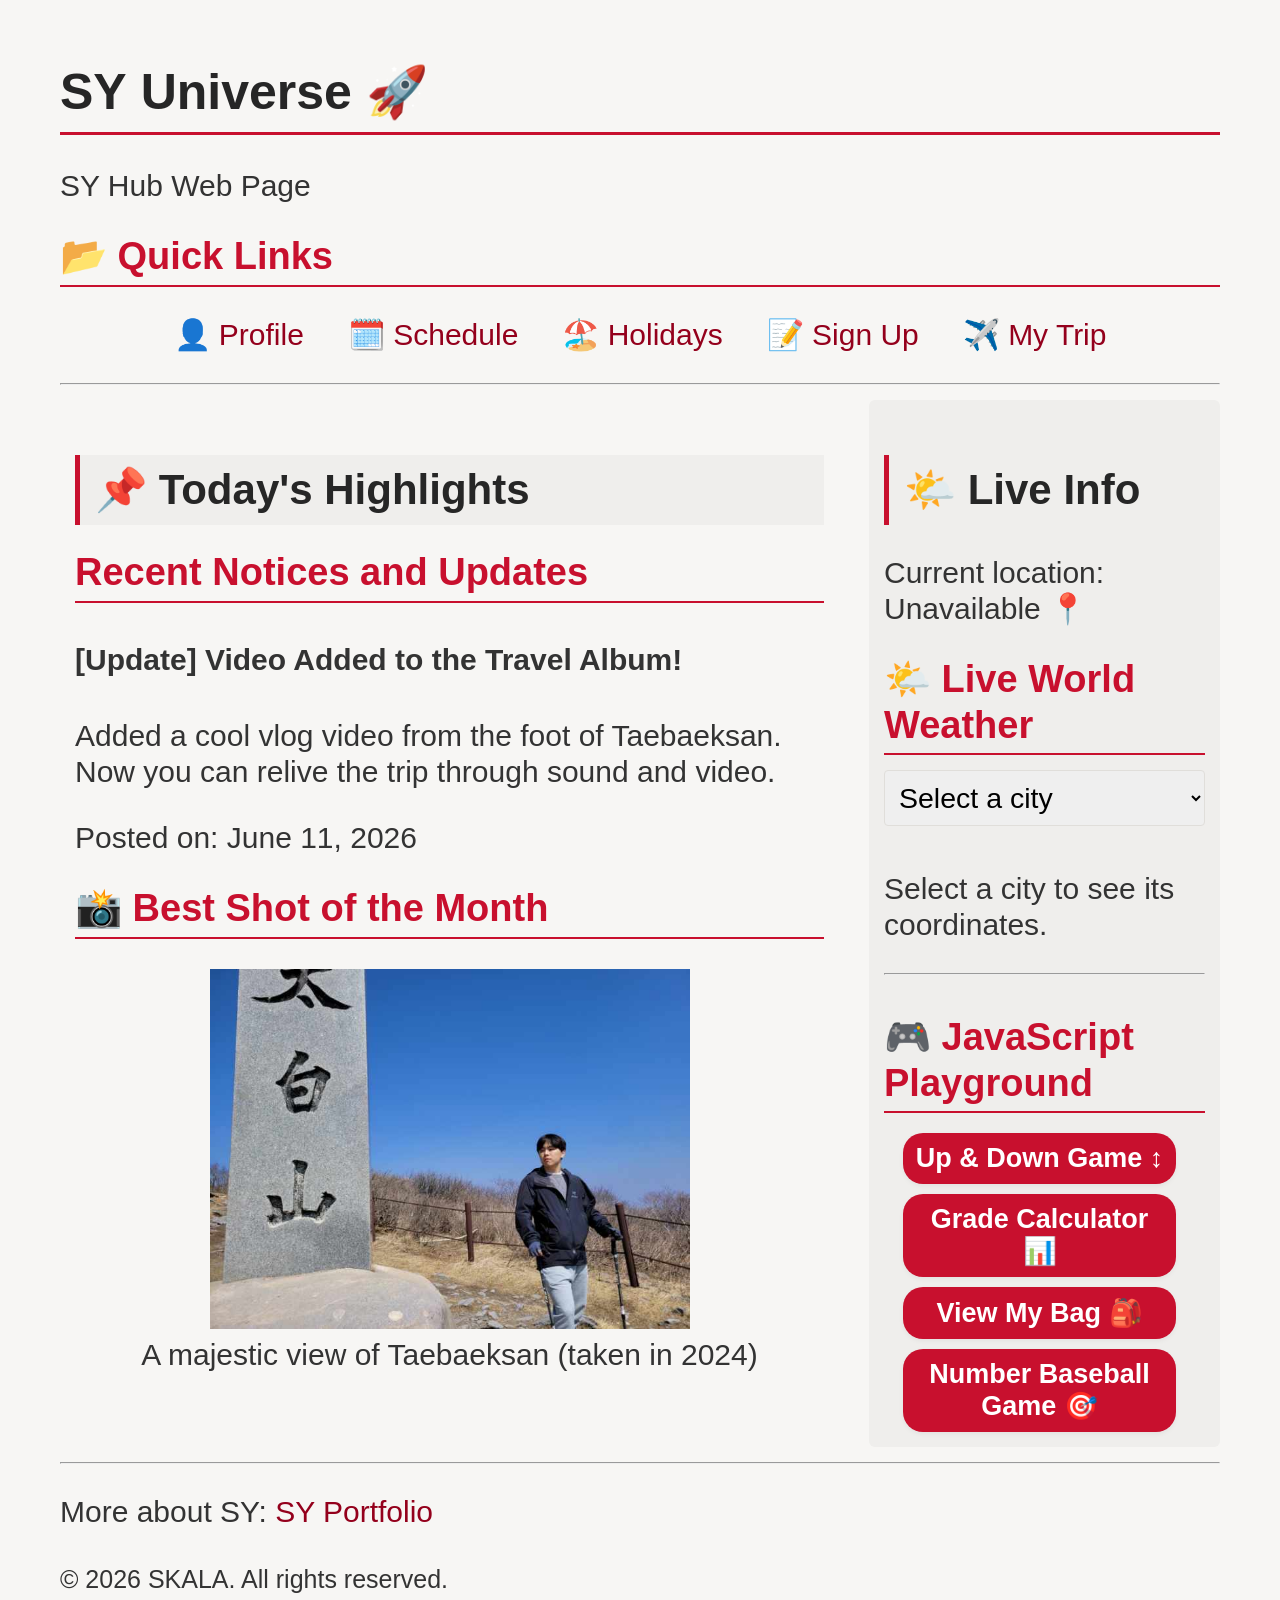
<file: html/index.html>
<!DOCTYPE html>
<html lang="en">
<head>
    <meta charset="UTF-8">
    <!-- 모바일에서 폰 화면 폭에 맞춰 확대/축소 없이 보이도록 하는 필수 반응형 설정 -->
    <meta name="viewport" content="width=device-width, initial-scale=1.0">
    <title>My Personal Portal Home</title>
    <link rel="stylesheet" href="../css/style.css">
</head>
<body>
    <div class="container">
        <!-- Header: 사이트 대표 타이틀 영역 -->
        <header>
            <!-- id="wave-title"는 waveText.js가 이 글자만 찾아서 한 글자씩 파도 애니메이션으로 쪼개기 위한 훅(hook) -->
            <h1 id="wave-title">SY Universe 🚀</h1>
            <p>SY Hub Web Page</p>
        </header>

        <!-- Navigation: 다른 페이지로 이동하는 바로가기 메뉴 -->
        <nav>
            <h3>📂 Quick Links</h3>
            <ul>
                <li><a href="myProfile.html">👤 Profile</a></li>
                <li><a href="myClass.html">🗓️ Schedule</a></li>
                <li><a href="myHoliday.html">🏖️ Holidays</a></li>
                <li><a href="signUp.html">📝 Sign Up</a></li>
                <li><a href="myTrip.html">✈️ My Trip</a></li>
            </ul>
        </nav>

        <hr>

        <!-- content-wrapper: main(본문)과 aside(사이드바)를 가로로 나란히 배치하는 Flexbox 컨테이너 -->
        <div class="content-wrapper">
            <!-- Main Content: 최근 소식/사진 등 이 페이지의 핵심 콘텐츠 -->
            <main>
                <h2>📌 Today's Highlights</h2>

                <section>
                    <h3>Recent Notices and Updates</h3>
                    <article>
                        <h4>[Update] Video Added to the Travel Album!</h4>
                        <p>Added a cool vlog video from the foot of Taebaeksan. Now you can relive the trip through sound and video.</p>
                        <p>Posted on: <time datetime="2026-06-11">June 11, 2026</time></p>
                    </article>
                </section>

                <section>
                    <h3>📸 Best Shot of the Month</h3>
                    <!-- figure/figcaption: 사진과 설명 캡션을 하나로 묶어주는 시맨틱 태그 -->
                    <figure>
                        <img src="../media/img_03.jpeg" alt="Taebaeksan scenery">
                        <figcaption>A majestic view of Taebaeksan (taken in 2024)</figcaption>
                    </figure>
                </section>
            </main>

            <!-- Aside: 본문과 직접적인 관련은 없지만 부가적으로 보여주는 사이드바 정보(날씨, 미니게임) -->
            <aside>
                <h2>🌤️ Live Info</h2>
                <p id="user-location">Current location: Detecting... 📍</p>
                <section>
                    <h3>🌤️ Live World Weather</h3>
                    <!-- select를 바꾸면 realtimeInfo.js가 이 값(위도,경도)을 읽어 weather-box 안을 채워줌 -->
                    <select id="city-select">
                        <option value="none">Select a city</option>
                        <option value="37.56,126.97">Seoul, South Korea 🇰🇷</option>
                        <option value="35.67,139.65">Tokyo, Japan 🇯🇵</option>
                        <option value="48.85,2.35">Paris, France 🇫🇷</option>
                    </select>
                    <div id="weather-box">
                        <p>Select a city to see its coordinates.</p>
                    </div>
                </section>
                <hr>
                <!-- game-area: 아래 버튼들은 각각 별도의 script/*.js 파일에 정의된 미니게임 함수를 호출 -->
                <section class="game-area">
                <h3>🎮 JavaScript Playground</h3>
                <button class="btn-submit" onclick="startGame()">Up & Down Game ↕️</button>
                <button class="btn-submit" onclick="checkGrade()">Grade Calculator 📊</button>
                <button class="btn-submit" onclick="showMyBag()">View My Bag 🎒</button>
                <button class="btn-submit" onclick="startNumberBaseballGame()">Number Baseball Game 🎯</button>
                </section>
            </aside>
        </div>
        <hr>

        <!-- Footer: 저작권 및 외부 링크 -->
        <footer>
            <p>More about SY: <a href="https://lunar-second-9db.notion.site/6d4548b7c3d749a6899a366c15521799" target="_blank">SY Portfolio</a></p>
            <p><small>© 2026 SKALA. All rights reserved.</small></p>
        </footer>
    </div>

    <!-- 미니게임 스크립트들: 각 버튼의 onclick에서 호출하는 함수가 들어있어 body 맨 아래에서 로드 -->
    <script src="../script/upDown.js"></script>
    <script src="../script/grade.js"></script>
    <script src="../script/bag.js"></script>
    <script src="../script/numberBaseball.js"></script>
    <script src="../script/waveText.js"></script>
    <!-- type="module"이어야 weatherAPI.js를 import 할 수 있음 -->
    <script type="module" src="../script/realtimeInfo.js"></script>
</body>

</html>
</file>
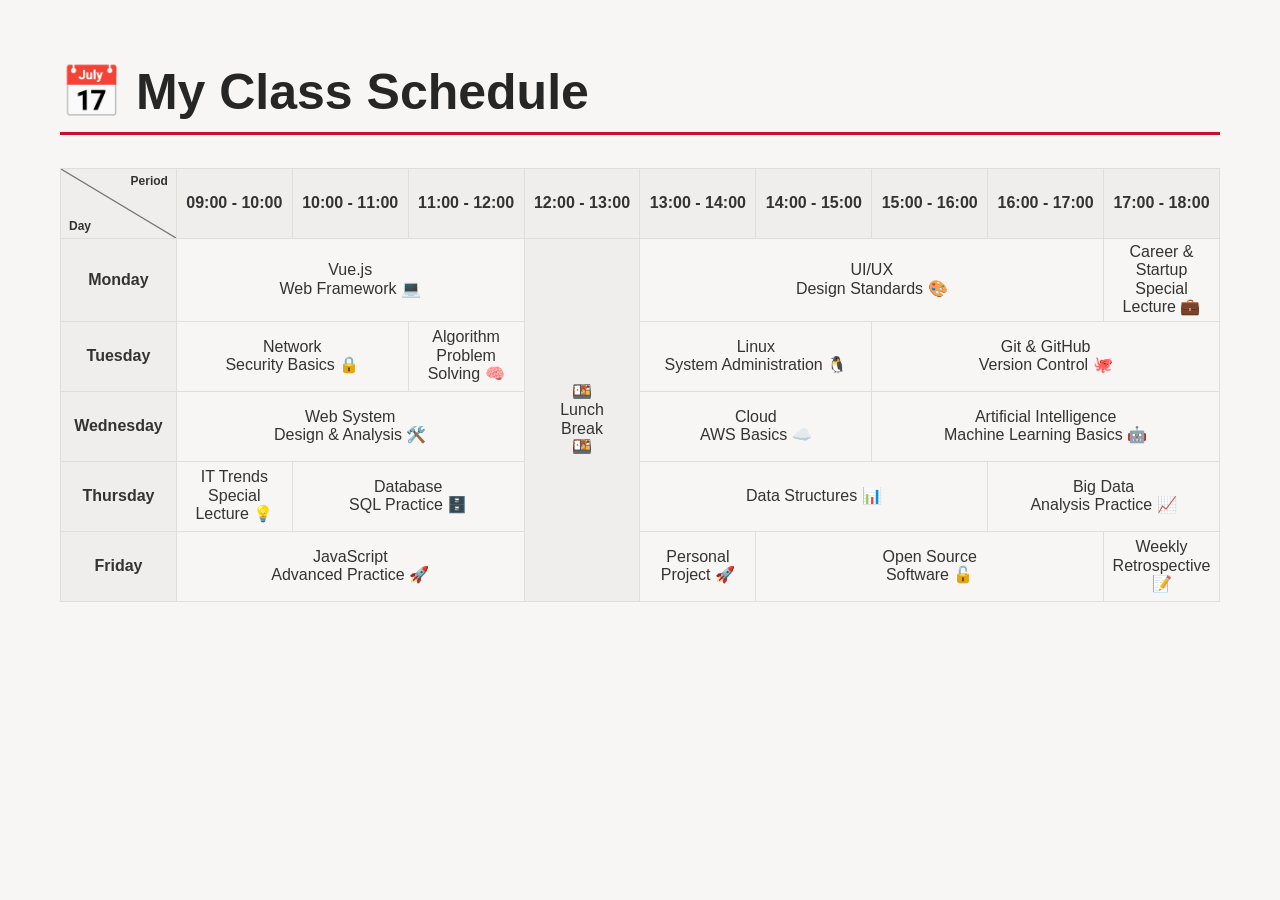
<file: html/myClass.html>
<!DOCTYPE html>
<html lang="en">
<head>
    <meta charset="UTF-8">
    <meta name="viewport" content="width=device-width, initial-scale=1.0">
    <title>My Class Schedule</title>
    <link rel="stylesheet" href="../css/style.css">
</head>
<body>
    <div class="container">
        <h1>📅 My Class Schedule</h1>

        <!-- colgroup: 10개 컬럼(Day 1칸 + 시간 9칸)을 각 10%씩 균등한 고정 폭으로 지정 -->
        <table border="1" cellspacing="0">
            <colgroup>
                <col style="width: 10%;">
                <col style="width: 10%;">
                <col style="width: 10%;">
                <col style="width: 10%;">
                <col style="width: 10%;">
                <col style="width: 10%;">
                <col style="width: 10%;">
                <col style="width: 10%;">
                <col style="width: 10%;">
                <col style="width: 10%;">
            </colgroup>
            <thead>
                <tr style="background-color: var(--color-secondary-bg);">
                    <!-- (0,0) 모서리 셀: Day/Period 두 축 이름을 대각선으로 나눠 표기 (스타일은 style.css의 .corner-cell 참고) -->
                    <th class="corner-cell">
                        <span class="corner-label period">Period</span>
                        <span class="corner-label day">Day</span>
                    </th>
                    <th>09:00 - 10:00</th>
                    <th>10:00 - 11:00</th>
                    <th>11:00 - 12:00</th>
                    <th>12:00 - 13:00</th>
                    <th>13:00 - 14:00</th>
                    <th>14:00 - 15:00</th>
                    <th>15:00 - 16:00</th>
                    <th>16:00 - 17:00</th>
                    <th>17:00 - 18:00</th>
                </tr>
            </thead>
            <tbody>
                <!-- 요일이 행(row), 시간이 열(column)인 구조. colspan은 한 과목이 여러 시간대에 걸쳐 있음을 의미 -->
                <tr>
                    <th scope="row">Monday</th>
                    <td colspan="3" data-tooltip="Learn Vue.js fundamentals to build reactive, component-based web UIs.">Vue.js<br>Web Framework 💻</td>
                    <!-- 점심시간은 모든 요일에 공통이라, 이 셀 하나가 rowspan="5"로 아래 4개 행까지 세로로 뚫고 내려감 -->
                    <td rowspan="5" style="background-color: var(--color-secondary-bg);">🍱<br>Lunch<br>Break<br>🍱</td>
                    <td colspan="4" data-tooltip="Learn UI/UX design principles and industry-standard design guidelines.">UI/UX<br>Design Standards 🎨</td>
                    <td data-tooltip="A guest lecture on career paths and startup opportunities in tech.">Career & Startup<br>Special Lecture 💼</td>
                </tr>
                <!-- Tuesday~Friday 행에는 점심시간 자리에 <td>가 없음: Monday의 rowspan="5" 셀이 이미 그 자리를 차지하고 있기 때문 -->
                <tr>
                    <th scope="row">Tuesday</th>
                    <td colspan="2" data-tooltip="Core concepts of network security: firewalls, encryption, and threat prevention.">Network<br>Security Basics 🔒</td>
                    <td data-tooltip="Practice solving coding problems to sharpen algorithmic thinking.">Algorithm Problem Solving 🧠</td>
                    <td colspan="2" data-tooltip="Manage Linux servers: file systems, permissions, and shell scripting.">Linux<br>System Administration 🐧</td>
                    <td colspan="3" data-tooltip="Master Git commands and collaborative workflows on GitHub.">Git & GitHub<br>Version Control 🐙</td>
                </tr>
                <tr>
                    <th scope="row">Wednesday</th>
                    <td colspan="3" data-tooltip="Learn how to design and analyze scalable web system architecture.">Web System<br>Design & Analysis 🛠️</td>
                    <td colspan="2" data-tooltip="Introduction to AWS core services: EC2, S3, and cloud infrastructure basics.">Cloud<br>AWS Basics ☁️</td>
                    <td colspan="3" data-tooltip="Introductory concepts of artificial intelligence and machine learning models.">Artificial Intelligence<br>Machine Learning Basics 🤖</td>
                </tr>
                <tr>
                    <th scope="row">Thursday</th>
                    <td data-tooltip="A guest lecture covering the latest trends in the IT industry.">IT Trends Special Lecture 💡</td>
                    <td colspan="2" data-tooltip="Hands-on practice writing and optimizing SQL queries.">Database<br>SQL Practice 🗄️</td>
                    <td colspan="3" data-tooltip="Study core data structures like stacks, queues, trees, and graphs.">Data Structures 📊</td>
                    <td colspan="2" data-tooltip="Hands-on practice analyzing large-scale datasets.">Big Data<br>Analysis Practice 📈</td>
                </tr>
                <tr>
                    <th scope="row">Friday</th>
                    <td colspan="3" data-tooltip="Deep dive into advanced JavaScript concepts: closures, async/await, and modules.">JavaScript<br>Advanced Practice 🚀</td>
                    <td data-tooltip="Dedicated time to build and refine your own personal project.">Personal Project 🚀</td>
                    <td colspan="3" data-tooltip="Explore contributing to and building open source software projects.">Open Source<br>Software 🔓</td>
                    <td data-tooltip="Reflect on the week's learning and share feedback as a group.">Weekly Retrospective 📝</td>
                </tr>
            </tbody>
        </table>
    </div>
    <!-- 위 표의 셀 크기가 고정되어 있어서, 내용이 넘치는 셀은 이 스크립트가 글자 크기를 자동으로 줄여줌 -->
    <script src="../script/fitTableText.js"></script>
</body>
</html>
</file>
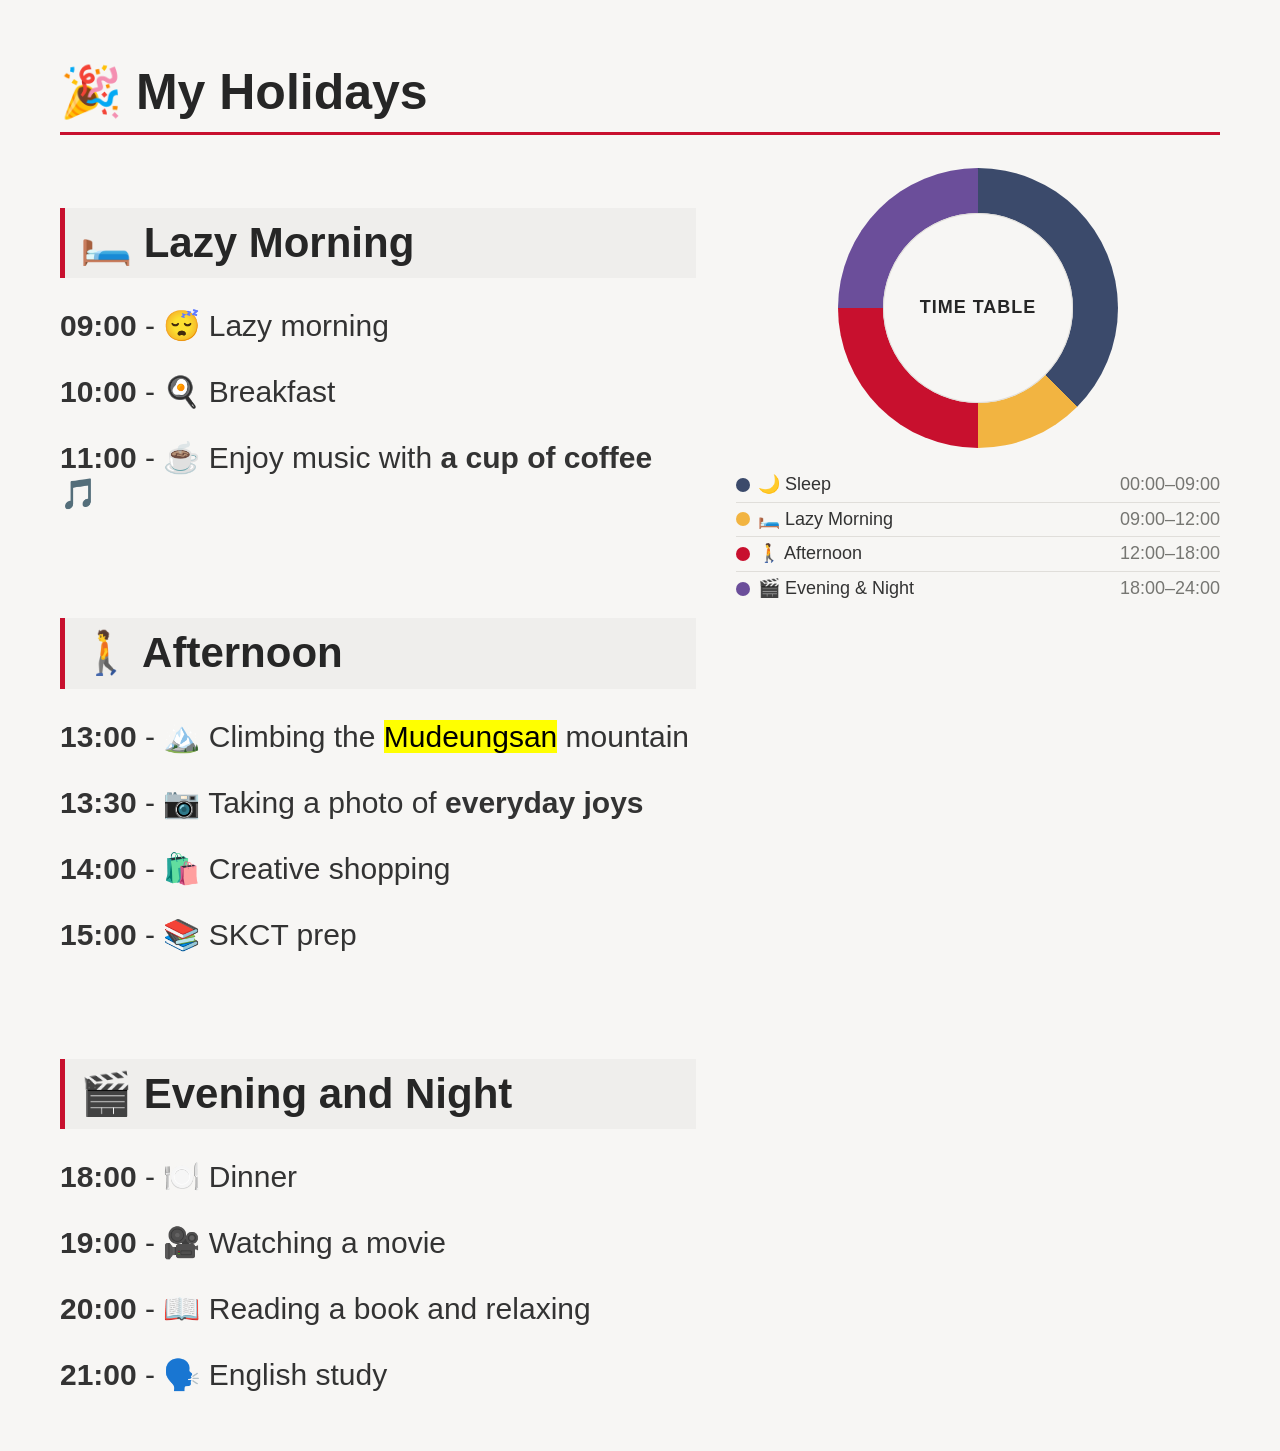
<file: html/myHoliday.html>
<!DOCTYPE html>
<html lang="en">
<head>
    <meta charset="UTF-8">
    <meta name="viewport" content="width=device-width, initial-scale=1.0">
    <title>My Holidays</title>
    <link rel="stylesheet" href="../css/style.css">
</head>
<body>
    <div class="container">

    <h1>🎉 My Holidays</h1>

    <!-- holiday-layout: 왼쪽엔 시간대별 텍스트 일정, 오른쪽엔 같은 일정을 24시간 원형 시계로 요약해서 보여줌 -->
    <div class="holiday-layout">

        <!-- 시간대별로 h2 소제목 3개(아침/오후/저녁)로 나누고, 각 활동은 <b>시간</b> - 내용 형태의 p 한 줄씩으로 구성 -->
        <div class="holiday-timeline">
            <h2>🛏️ Lazy Morning</h2>
            <p><b>09:00</b> - 😴 Lazy morning</p>
            <p><b>10:00</b> - 🍳 Breakfast</p>
            <p><b>11:00</b> - ☕ Enjoy music with <b>a cup of coffee</b> 🎵</p>
            <br>

            <h2>🚶 Afternoon</h2>
            <!-- <mark>은 실제 사는 곳(광주)과 연결되는 진짜 지명이라 강조 표시함 -->
            <p><b>13:00</b> - 🏔️ Climbing the <mark>Mudeungsan</mark> mountain</p>
            <p><b>13:30</b> - 📷 Taking a photo of <b>everyday joys</b></p>
            <p><b>14:00</b> - 🛍️ Creative shopping</p>
            <p><b>15:00</b> - 📚 SKCT prep</p>
            <br>

            <h2>🎬 Evening and Night</h2>
            <p><b>18:00</b> - 🍽️ Dinner</p>
            <p><b>19:00</b> - 🎥 Watching a movie</p>
            <p><b>20:00</b> - 📖 Reading a book and relaxing</p>
            <p><b>21:00</b> - 🗣️ English study</p>
        </div>

        <!-- holiday-clock: 24시간을 하루 4개 구간(수면/늦은 아침/오후/저녁)으로 나눈 원형 시간표 -->
        <div class="holiday-clock">
            <div class="clock-face">
                <!-- conic-gradient로 4개 구간을 색칠한 도넛형 링 -->
                <div class="clock-ring"></div>

                <!-- 링 가운데를 배경색으로 덮어 도넛 모양을 만들고, 그 자리에 중앙 라벨을 표시 -->
                <div class="clock-hole">
                    <span class="clock-center-label">Time Table</span>
                </div>
            </div>

            <!-- 원형 시계의 4가지 색상이 각각 어떤 시간대를 의미하는지 알려주는 범례 -->
            <ul class="clock-legend">
                <li><span class="legend-swatch legend-sleep"></span>🌙 Sleep <span class="legend-time">00:00–09:00</span></li>
                <li><span class="legend-swatch legend-morning"></span>🛏️ Lazy Morning <span class="legend-time">09:00–12:00</span></li>
                <li><span class="legend-swatch legend-afternoon"></span>🚶 Afternoon <span class="legend-time">12:00–18:00</span></li>
                <li><span class="legend-swatch legend-evening"></span>🎬 Evening & Night <span class="legend-time">18:00–24:00</span></li>
            </ul>
        </div>

    </div>

    </div>
</body>
</html>
</file>
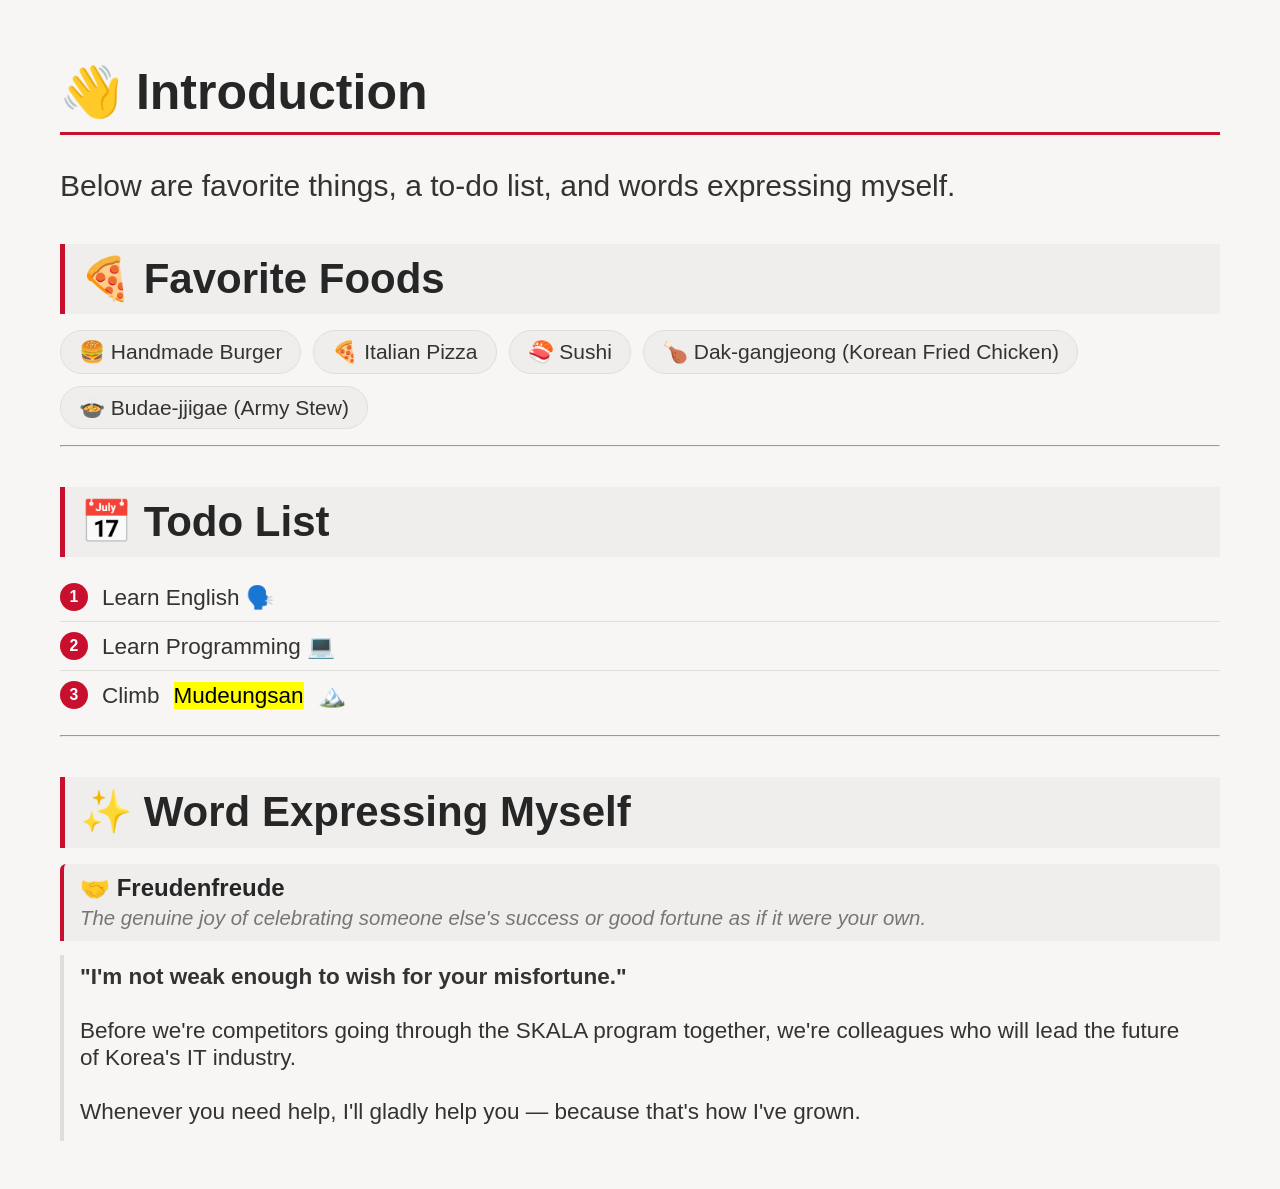
<file: html/myProfile.html>
<!DOCTYPE html>
<html lang="en">
<head>
    <meta charset="UTF-8">
    <meta name="viewport" content="width=device-width, initial-scale=1.0">
    <title>My Profile Page</title>
    <link rel="stylesheet" href="../css/style.css">
</head>
<body>
    <div class="container">

    <h1>👋 Introduction</h1>
    <p>Below are favorite things, a to-do list, and words expressing myself.</p>

    <!-- 1. Foods I like (unordered list): 순서가 중요하지 않은 목록이라 <ul> 사용, 알약형 태그(.tag-list)로 스타일링 -->
    <h2>🍕 Favorite Foods</h2>
    <ul class="tag-list">
        <li>🍔 Handmade Burger</li>
        <li>🍕 Italian Pizza</li>
        <li>🍣 Sushi</li>
        <li>🍗 Dak-gangjeong (Korean Fried Chicken)</li>
        <li>🍲 Budae-jjigae (Army Stew)</li>
    </ul>

    <hr>

    <!-- 2. Things to do this year (ordered list): 우선순위/순서가 있는 목록이라 <ol> 사용, 번호 배지(.numbered-list)로 스타일링 -->
    <h2>📅 Todo List</h2>
    <ol class="numbered-list">
        <li>Learn English 🗣️</li>
        <li>Learn Programming 💻</li>
        <li>Climb <mark>Mudeungsan</mark> 🏔️</li>
    </ol>

    <hr>

    <!-- 3. Words that describe me (definition list): 단어(dt)와 그 설명(dd)이 쌍을 이루는 구조라 <dl> 사용, 카드형(.trait-list)으로 스타일링 -->
    <h2>✨ Word Expressing Myself</h2>
    <dl class="trait-list">
        <dt>
            🤝 Freudenfreude
            <span class="trait-desc">The genuine joy of celebrating someone else's success or good fortune as if it were your own.</span>
        </dt>
        <dd>
            <strong>"I'm not weak enough to wish for your misfortune."</strong><br><br>
            Before we're competitors going through the SKALA program together, we're colleagues who will lead the future of Korea's IT industry.<br><br>
            Whenever you need help, I'll gladly help you — because that's how I've grown.
        </dd>
    </dl>

    </div>
</body>
</html>
</file>
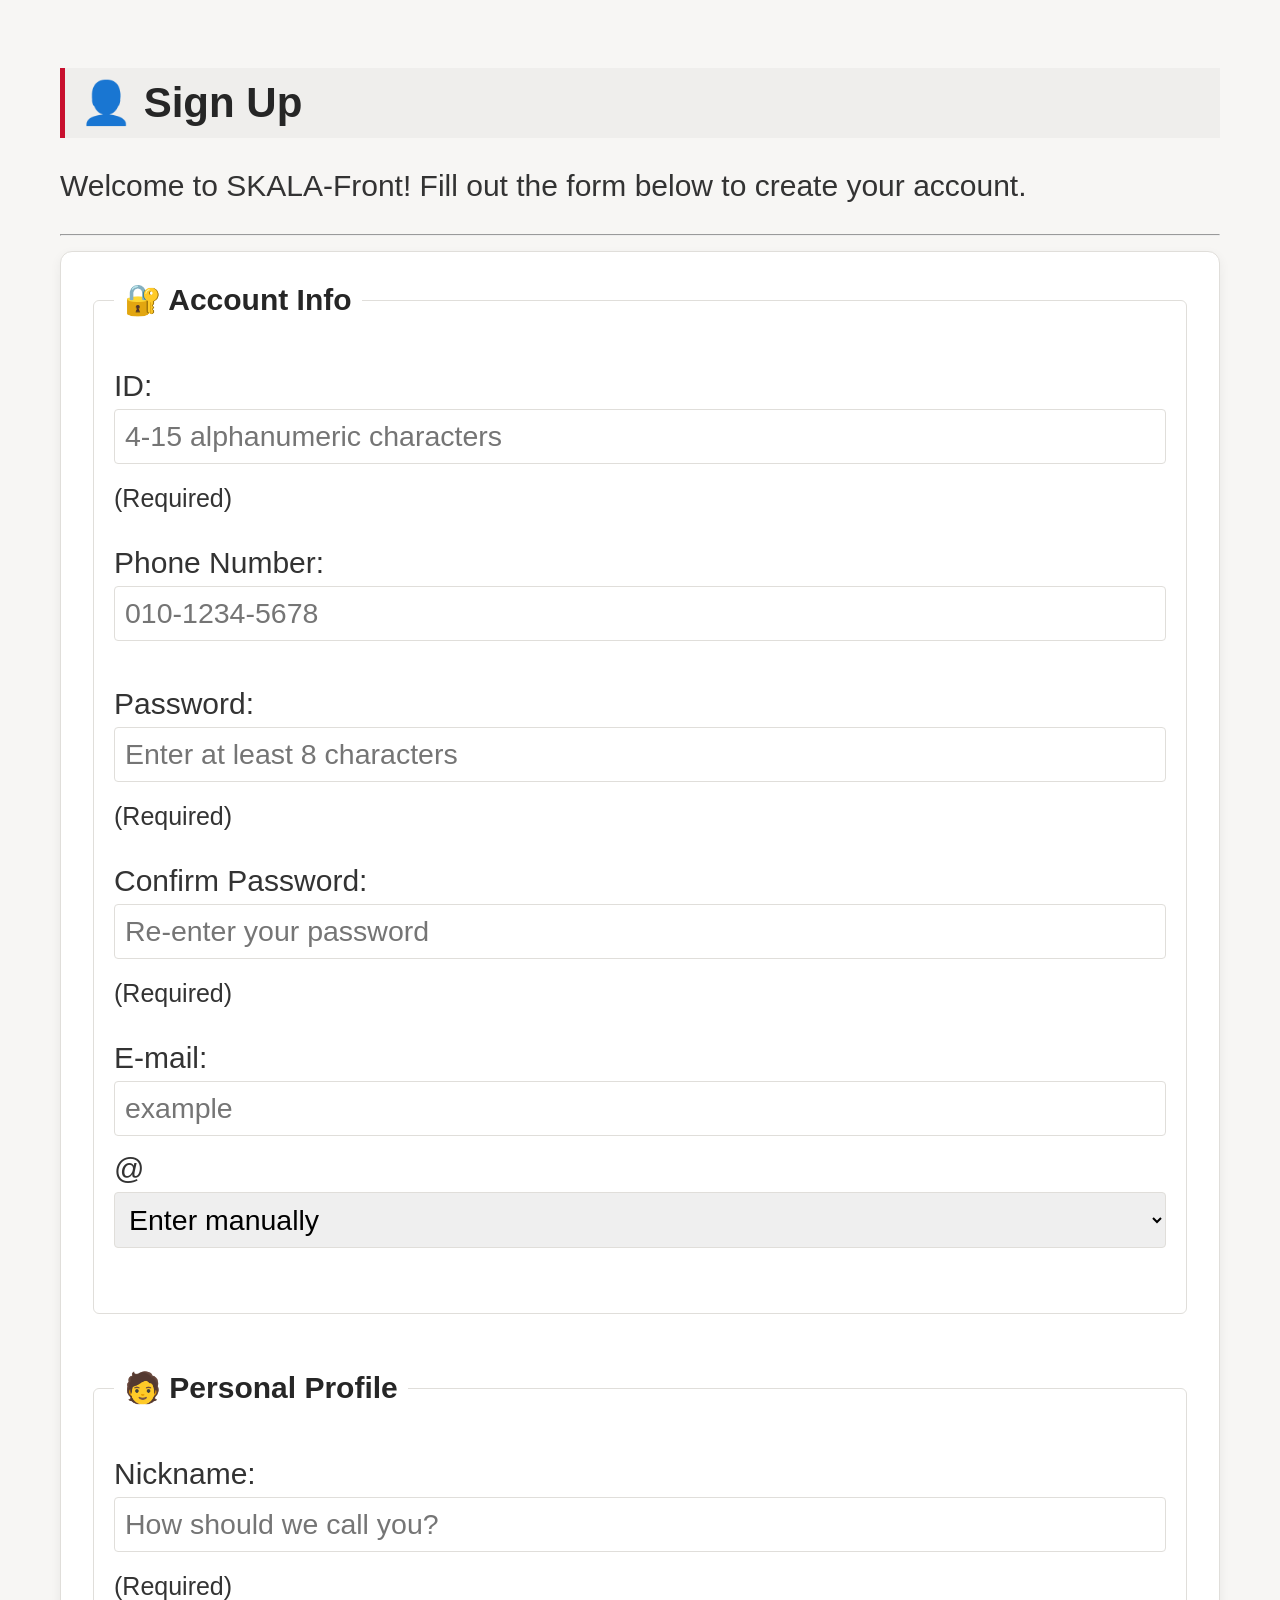
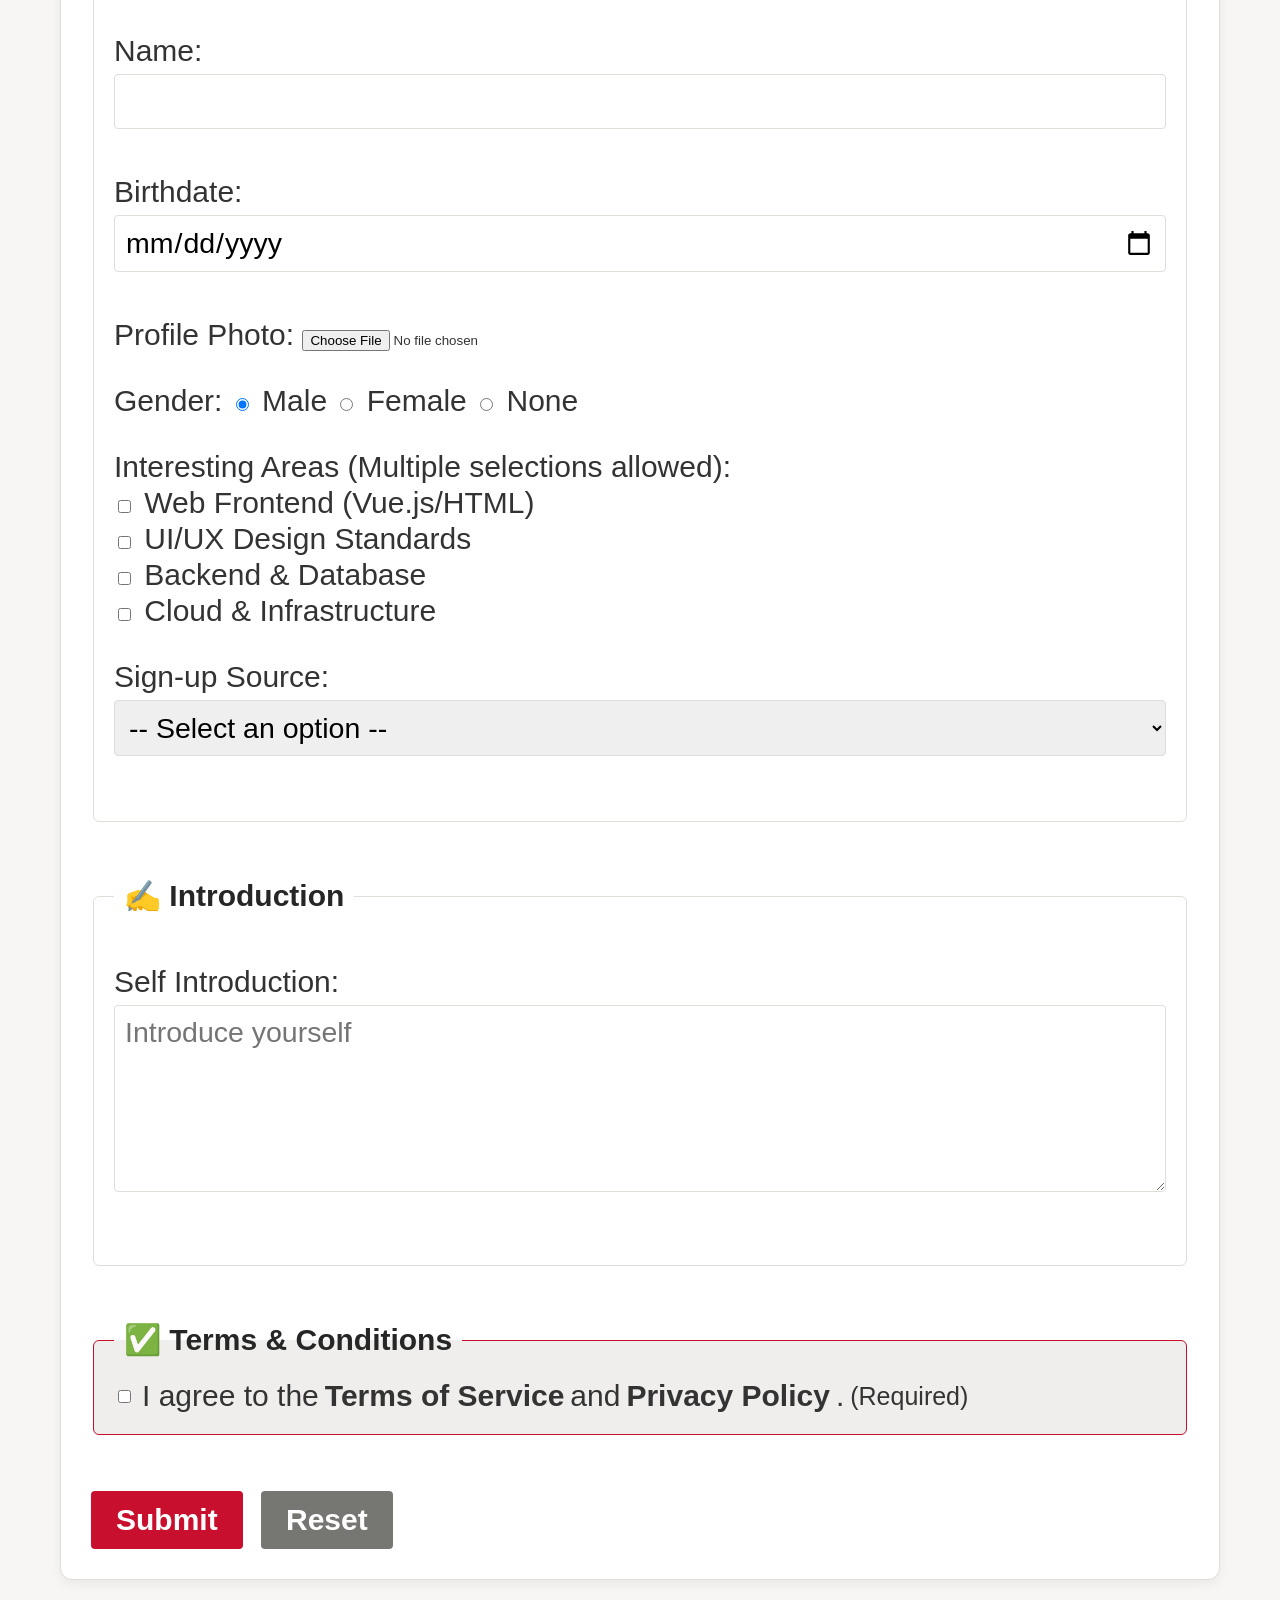
<file: html/signUp.html>
<!DOCTYPE html>
<html lang="en">
<head>
    <meta charset="UTF-8">
    <meta name="viewport" content="width=device-width, initial-scale=1.0">
    <title>Sign Up</title>
    <link rel="stylesheet" href="../css/style.css">
</head>
<body>
    <div class="container">

<h2>👤 Sign Up</h2>
    <p>Welcome to SKALA-Front! Fill out the form below to create your account.</p>
    <hr>

    <!-- signup-card: 폼 전체를 하나의 카드로 감싸서 입체감을 줌 -->
    <div class="signup-card">
        <!-- method="get"이라 제출하면 입력값이 signUpResult.html?userId=...처럼 URL에 붙어서 넘어감 -->
        <form action="signUpResult.html" method="get">

            <!-- fieldset+legend: 관련된 입력 항목들을 하나의 그룹으로 묶어서 보여주는 시맨틱 태그 -->
            <fieldset>
                <legend>🔐 Account Info</legend>
                <p>
                    <!-- label의 for와 input의 id를 맞춰줘야 라벨을 클릭해도 입력창에 포커스가 감 -->
                    <label for="userId">ID: </label>
                    <input type="text" id="userId" name="userId" minlength="4" maxlength="15" required placeholder="4-15 alphanumeric characters">
                    <small>(Required)</small>
                </p>
                <p>
                    <label for="userPhone">Phone Number: </label>
                    <input type="tel" id="userPhone" name="userPhone" pattern="[0-9]{2,3}-[0-9]{3,4}-[0-9]{4}" placeholder="010-1234-5678">
                </p>
                <p>
                    <label for="userPw">Password: </label>
                    <input type="password" id="userPw" name="userPw" minlength="8" required placeholder="Enter at least 8 characters">
                    <small>(Required)</small>
                </p>
                <p>
                    <label for="userPwConfirm">Confirm Password: </label>
                    <input type="password" id="userPwConfirm" name="userPwConfirm" minlength="8" required placeholder="Re-enter your password">
                    <small>(Required)</small>
                </p>
                <p>
                    <label for="userEmail">E-mail: </label>
                    <input type="text" id="userEmail" name="userEmail" placeholder="example">
                    @
                    <select name="emailDomain">
                        <option value="direct">Enter manually</option>
                        <option value="gmail.com">gmail.com</option>
                        <option value="naver.com">naver.com</option>
                        <option value="daum.net">daum.net</option>
                    </select>
                </p>
            </fieldset>

            <br>

            <fieldset>
                <legend>🧑 Personal Profile</legend>
                <p>
                    <label for="userNickname">Nickname: </label>
                    <input type="text" id="userNickname" name="userNickname" maxlength="20" required placeholder="How should we call you?">
                    <small>(Required)</small>
                </p>
                <p>
                    <label for="userName">Name: </label>
                    <input type="text" id="userName" name="userName" required>
                </p>
                <p>
                    <label for="userBirth">Birthdate: </label>
                    <input type="date" id="userBirth" name="userBirth">
                </p>
                <p>
                    <label for="userPhoto">Profile Photo: </label>
                    <input type="file" id="userPhoto" name="userPhoto" accept="image/*">
                </p>
                <p>
                    <!-- 라디오 버튼은 name이 같아야 한 그룹으로 묶여서 하나만 선택 가능해짐 -->
                    Gender:
                    <label><input type="radio" name="gender" value="male" checked> Male</label>
                    <label><input type="radio" name="gender" value="female"> Female</label>
                    <label><input type="radio" name="gender" value="none"> None</label>
                </p>
                <p>
                    <!-- 체크박스는 name이 같아도 각각 독립적으로 여러 개 선택 가능 (라디오와의 차이점) -->
                    Interesting Areas (Multiple selections allowed): <br>
                    <label><input type="checkbox" name="interest" value="frontend"> Web Frontend (Vue.js/HTML)</label><br>
                    <label><input type="checkbox" name="interest" value="uiux"> UI/UX Design Standards</label><br>
                    <label><input type="checkbox" name="interest" value="backend"> Backend & Database</label><br>
                    <label><input type="checkbox" name="interest" value="devops"> Cloud & Infrastructure</label>
                </p>

                <p>
                    <label for="joinPath">Sign-up Source: </label>
                    <select id="joinPath" name="joinPath">
                        <option value="" disabled selected>-- Select an option --</option>
                        <option value="friend">Friend</option>
                        <option value="online">Online Advertisement</option>
                        <option value="socialMedia">Social Media</option>
                        <option value="etc">Other</option>
                    </select>
                </p>
            </fieldset>

            <br>

            <fieldset>
                <legend>✍️ Introduction</legend>
                <p>
                    <label for="intro">Self Introduction: </label><br>
                    <textarea id="intro" name="intro" rows="5" cols="50" placeholder="Introduce yourself"></textarea>
                </p>
            </fieldset>

            <br>

            <!-- 약관 동의: required 체크박스라 체크하지 않으면 폼이 제출되지 않음 -->
            <fieldset class="form-terms">
                <legend>✅ Terms & Conditions</legend>
                <label>
                    <input type="checkbox" id="agreeTerms" name="agreeTerms" required>
                    I agree to the <strong>Terms of Service</strong> and <strong>Privacy Policy</strong>.
                    <small>(Required)</small>
                </label>
            </fieldset>

            <br>

            <input type="submit" class="btn-submit" value="Submit">
            <input type="reset" class="btn-reset" value="Reset">

        </form>
    </div>

    </div>
</body>
</html>
</file>
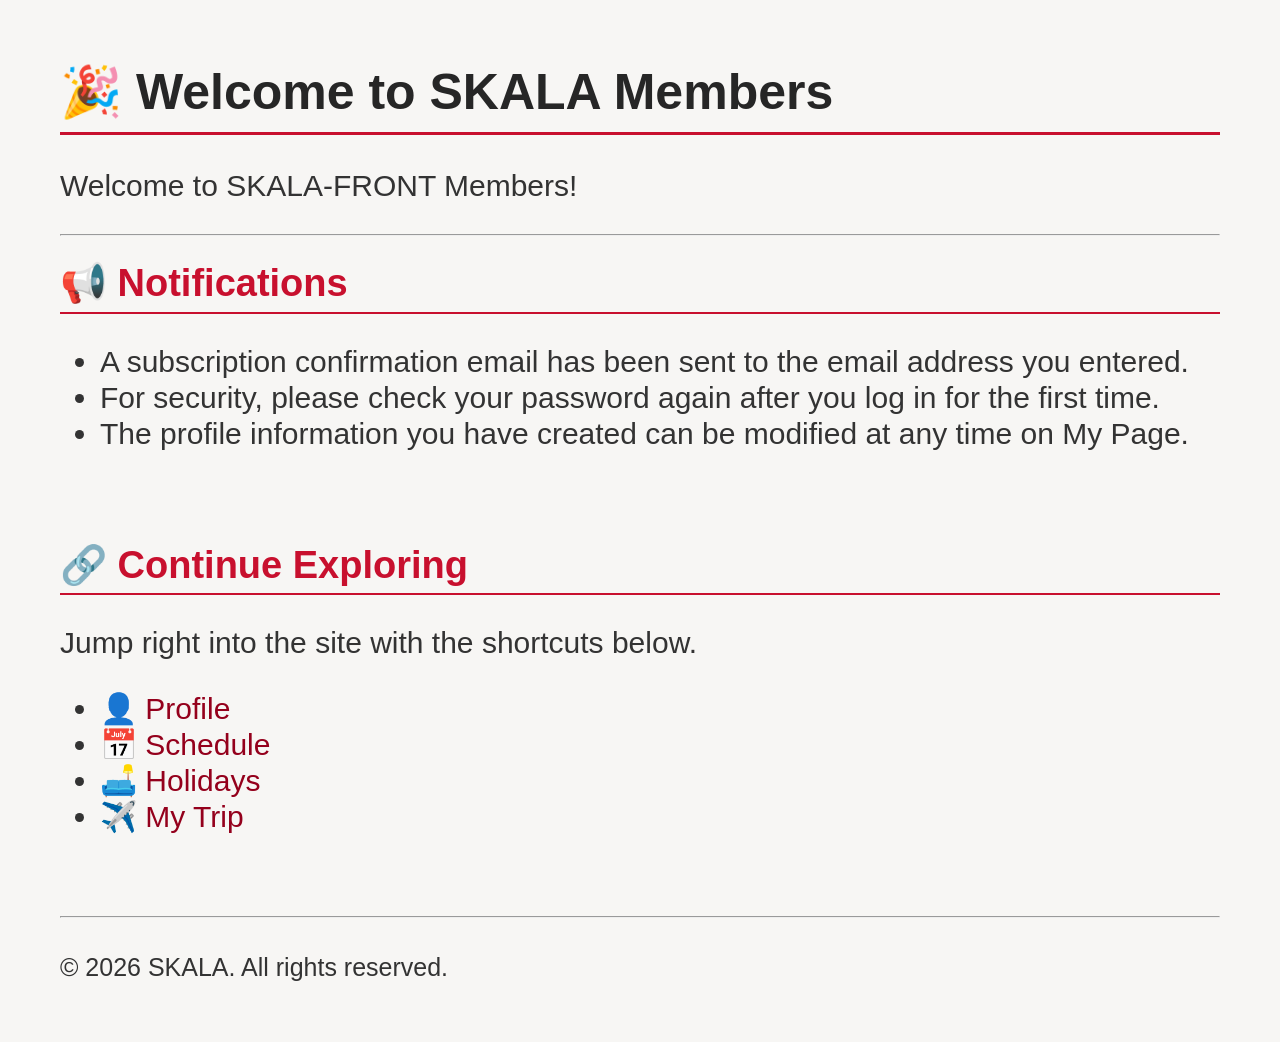
<file: html/signUpResult.html>
<!DOCTYPE html>
<html lang="en">
<head>
    <meta charset="UTF-8">
    <meta name="viewport" content="width=device-width, initial-scale=1.0">
    <title>Sign Up Complete - Welcome!</title>
    <link rel="stylesheet" href="../css/style.css">
</head>
<body>
    <div class="container">

    <!-- signUp.html의 form이 method="get"으로 이 페이지에 제출되면서, 입력했던 값들이 URL 쿼리스트링(?userId=...)으로 넘어옴.
         script/signUpResult.js가 이 값을 읽어 h1/p/dl 자리를 채워 넣음 -->
    <h1 id="welcome-heading">🎉 Welcome to SKALA Members</h1>
    <p id="welcome-message">Welcome to SKALA-FRONT Members!</p>

    <!-- 회원가입 폼을 거쳐서 들어온 경우에만 script/signUpResult.js가 이 자리에 입력했던 항목들을 채워 넣음 -->
    <dl id="summary-list" class="summary-list"></dl>

    <hr>

    <h3>📢 Notifications</h3>
    <ul>
        <li>A subscription confirmation email has been sent to the email address you entered.</li>
        <li>For security, please check your password again after you log in for the first time.</li>
        <li>The profile information you have created can be modified at any time on My Page.</li>
    </ul>

    <br>

    <h3>🔗 Continue Exploring</h3>
    <p>Jump right into the site with the shortcuts below.</p>

    <!-- 회원가입 직후 바로 둘러볼 만한 페이지로 이동하는 링크 -->
    <ul>
        <li><a href="myProfile.html">👤 Profile</a></li>
        <li><a href="myClass.html">📅 Schedule</a></li>
        <li><a href="myHoliday.html">🛋️ Holidays</a></li>
        <li><a href="myTrip.html">✈️ My Trip</a></li>
    </ul>

    <br>
    <hr>
    <p><small>© 2026 SKALA. All rights reserved.</small></p>

    </div>

    <script src="../script/signUpResult.js"></script>
</body>
</html>
</file>
<file: css/style.css>
/* ==========================================================================
   컬러 팔레트 (60-30-10 규칙: main 60%, secondary 30%, point 10%)
   ========================================================================== */
:root {
    --color-bg: #F7F6F4;            /* 60% 배경 */
    --color-text: #333333;          /* 60% 본문 텍스트 */
    --color-heading: #262626;       /* 60% 헤딩 텍스트 */
    --color-secondary-bg: #EFEEEC;  /* 30% 섹션/카드 배경 */
    --color-border: #E0DEDA;        /* 30% 테두리 */
    --color-muted: #767672;         /* 30% 보조 버튼 */
    --color-muted-hover: #5C5C58;   /* 30% 보조 버튼 hover */
    --color-accent: #C8102E;        /* 10% 포인트 */
    --color-accent-hover: #A50D28;  /* 10% 포인트 hover */
    --color-link: #94001C;          /* 10% 링크 텍스트 */

    /* myHoliday 원형 시간표 전용: 하루 흐름(밤→아침→낮→저녁)을 색으로 표현 */
    --color-clock-sleep: #3B4A6B;      /* 00:00-09:00 깊은 밤/수면, 남색 */
    --color-clock-morning: #F2B441;    /* 09:00-12:00 늦은 아침, 햇살 노랑 */
    --color-clock-afternoon: var(--color-accent); /* 12:00-18:00 오후, 브랜드 포인트 컬러 */
    --color-clock-evening: #6B4E9A;    /* 18:00-24:00 저녁/밤, 노을 보라 */
}

/* ==========================================================================
   구글 폰트 불러오기
   ========================================================================== */
/* 구글 폰트 서버에서 Montserrat font 임베드 */
@import url('https://fonts.googleapis.com/css2?family=Montserrat:ital,wght@0,100..900;1,100..900&display=swap');

/* ==========================================================================
   타이포그래피 (본문 글꼴 및 제목 스타일)
   ========================================================================== */
/* 전체 페이지 글꼴 및 배경 기본 설정 */
body {
    font-family: 'Montserrat', sans-serif; /* 구글 폰트를 적용하고, 실패 시 기본 고딕체 사용 */
    line-height: 1.2;                  /* 줄간격을 넓혀 가독성 확보 */
    color: var(--color-text);                  /* 너무 완전한 검은색(#000)보다 눈이 편한 짙은 회색 */
    background-color: var(--color-bg);       /* 완전 흰색보다 부드러운 아이보리빛 미색 */
    font-size: 30px;
}

/* 메인 제목 스타일 (h1) */
h1 {
    color: var(--color-heading);         /* 신뢰감을 주는 짙은 헤딩 컬러 */
    font-size: 50px;           /* 글자 크기 */
    padding-bottom: 10px;     /* 밑줄과 글자 사이의 여백 */
    border-bottom: 3px solid var(--color-accent); /* 제목 아래에 도톰한 포인트 컬러 선 추가 */
}

/* 부제목 h2: 꽉 찬 한 줄 띠지 느낌 (주요 구역 구분) */
h2 {
    color: var(--color-heading);             /* 헤딩 컬러 적용 */
    font-size: 42px;           /* h1보다 조금 작은 크기 */
    background-color: var(--color-secondary-bg);  /* 밝은 회색 배경색으로 한 줄을 채움 */
    padding: 10px 15px;         /* 박스 내부 여백 (상하 10px, 좌우 15px) */
    border-left: 5px solid var(--color-accent); /* 왼쪽에 포인트가 되는 두꺼운 선 추가 */
    margin-top: 40px;           /* 위쪽 콘텐츠와 충분한 거리 확보 */
    margin-bottom: 15px;        /* 아래쪽 콘텐츠와의 간격 */
}

/* 소제목 h3: 말머리 기호(💡/📌 등)를 깔끔하게 강조하는 밑줄 형태 */
h3 {
    color: var(--color-accent);             /* 포인트 컬러 적용 */
    font-size: 38px;           /* 본문보다 약간 큰 크기 */
    padding-bottom: 5px;        /* 밑줄과의 간격 */
    border-bottom: 2px solid var(--color-accent); /* 아래쪽에 깔끔한 실선 추가 */
    margin-top: 25px;
    margin-bottom: 10px;
}

/* ==========================================================================
   링크 스타일
   ========================================================================== */
/* 본문 텍스트 링크 스타일 */
a {
    color: var(--color-link);         /* 링크는 포인트 컬러 */
    text-decoration: none;  /* 밑줄 제거하여 깔끔하게 처리 */
}

/* 마우스를 올렸을 때만 밑줄이 생기도록 설정 (Hover 가상 클래스 맛보기) */
a:hover {
    text-decoration: underline;
    text-decoration-skip-ink: none; /* 이모지 등 글자 밑에서 밑줄이 끊기지 않고 그대로 겹치도록 설정 */
}

/* ==========================================================================
   레이아웃 / 박스 모델 기본기
   ========================================================================== */
/* 박스 크기 계산법 고정 */
* {
    box-sizing: border-box;
}

/* 전체 화면 폭 제한 및 중앙 정렬 (.container) */
.container {
    max-width: 1200px;       /* 화면의 최대 가로 폭을 800px로 제한 */
    margin: 0 auto;         /* 위아래 여백은 0, 좌우는 알아서(auto) 채워 중앙 정렬 */
    padding: 20px;          /* 브라우저 가장자리에 딱 붙지 않도록 안쪽 여백 추가 */
}

/* 이달의 베스트 컷: 사진과 캡션을 영역 가운데로 정렬 */
figure {
    text-align: center;
}

/* 사진을 영역에 맞게 크게 키우되, 원본 비율은 유지 (height: auto) */
figure img {
    width: 100%;
    max-width: 480px;
    height: auto;
}

/* ==========================================================================
   내비게이션 & Flex/Grid 레이아웃
   ========================================================================== */
/* Flexbox 활용: 가로 메뉴 바 */
nav ul {
    display: flex;
    flex-wrap: nowrap;       /* 항목이 줄바꿈 없이 항상 한 줄에 가로로 나열되도록 고정 */
    justify-content: center; /* 한 줄 전체를 가운데 정렬 */
    list-style: none;
    padding: 0;
    gap: 20px;
}

nav a {
    padding: 6px 12px;
    border-radius: 4px;
}

/* 여행 브이로그 영상: 가운데 정렬 및 확대 */
.vlog-wrapper {
    text-align: center;             /* 인라인 요소인 video를 가운데로 정렬 */
}

.vlog-wrapper video {
    width: 100%;                    /* 기존 400px보다 크게, 화면 폭에 맞춰 확대 */
    max-width: 640px;               /* 너무 커지지 않도록 상한선 지정 */
    height: auto;                   /* 원본 16:9 비율 유지 */
}

/* Grid 활용: 여행지 앨범 3열 바둑판 배치 */
.trip-grid-container {
    display: grid;
    grid-template-columns: repeat(3, 1fr); /* 3열 구조 */
    gap: 20px;
}

/* Flexbox로 메인 콘텐츠와 사이드바를 나란히 배치하기 */
.content-wrapper {
    display: flex;      /* 가로 배치 선언 */
    gap: 30px;          /* 본문과 사이드바 사이의 여백 */
    align-items: flex-start; /* 두 영역의 높이가 달라도 디자인이 깨지지 않게 설정 */
}

main {
    flex: 7;            /* 전체 공간 중 70%만큼의 비율을 차지 */
    padding: 15px;
}
aside {
    flex: 3;            /* 전체 공간 중 30%만큼의 비율을 차지 */
    background-color: var(--color-secondary-bg); /* 사이드바 구분을 위해 연한 배경색 추가 */
    padding: 15px;
    border-radius: 6px;
}

/* Flexbox로 myHoliday.html의 텍스트 일정(왼쪽)과 원형 시간표(오른쪽)를 나란히 배치 */
.holiday-layout {
    display: flex;
    gap: 40px;
    align-items: flex-start;
    flex-wrap: wrap;      /* 화면이 좁아지면 자연스럽게 아래로 줄바꿈 */
    margin-top: 20px;
}

.holiday-timeline {
    flex: 6 1 300px;      /* 전체 폭의 60% 비율로 공간을 나눠 가짐 */
    min-width: 300px;
}

.holiday-clock {
    flex: 4 1 260px;      /* 전체 폭의 40% 비율로 공간을 나눠 가짐 */
    min-width: 260px;
    display: flex;
    flex-direction: column;
    align-items: center;
    gap: 20px;
}

/* ==========================================================================
   회원가입 폼
   ========================================================================== */
/* 그룹 상자(fieldset)와 제목(legend) 다듬기 */
fieldset {
    border: 1px solid var(--color-border);      /* 딱딱한 검은 선을 연한 회색 실선으로 변경 */
    border-radius: 6px;             /* 모서리를 둥글게 처리 */
    padding: 20px;                  /* 그룹 상자 내부 여백을 두툼하게 설정 */
    margin-bottom: 20px;            /* fieldset끼리 서로 겹치지 않게 바깥 여백 추가 */
}

legend {
    font-weight: bold;              /* 그룹 제목은 두껍게 */
    color: var(--color-heading);                 /* 헤딩 컬러 적용 */
    padding: 0 10px;                /* 선과 글자가 붙지 않도록 좌우 여백 추가 */
}

/* 텍스트 입력창, 비밀번호창, 셀렉트 박스 일괄 디자인 (태그 및 속성 선택자 활용) */
input[type="text"],
input[type="password"],
input[type="email"],
input[type="tel"],
input[type="date"],
select,
textarea {
    width: 100%;                    /* 입력창들을 부모 박스 가로 폭에 가득 차게 늘림 */
    padding: 10px;                  /* 글자가 입력되는 내부 여백을 늘려 쾌적하게 만듦 */
    margin-top: 5px;                /* label 글씨 바로 밑으로 내려오도록 위쪽 마진 추가 */
    margin-bottom: 15px;            /* 다음 항목과의 간격 벌리기 */
    border: 1px solid var(--color-border);      /* 부드러운 테두리 선 */
    border-radius: 4px;             /* 입력창 모서리 깎기 */
    font-family: inherit;           /* body에 지정된 구글 폰트를 입력창 내부에도 상속 */
    font-size: 0.95em;
}

/* 라디오 버튼과 체크박스는 가로 폭 100%에서 제외 (중요!) */
input[type="radio"],
input[type="checkbox"] {
    width: auto;                    /* 동그라미/네모 상자가 거대해지는 것을 방지 */
    margin-right: 5px;              /* 우측 글씨와의 간격 확보 */
    cursor: pointer;                /* 마우스를 올렸을 때 손가락 모양으로 변경 */
}

/* 자기소개창(textarea) 크기 고정 */
textarea {
    resize: vertical;               /* 사용자가 가로로 늘려서 레이아웃이 깨지는 것을 방지 (세로만 조절 가능) */
    min-height: 120px;              /* 최소 높이 지정 */
}

/* signUp.html: 폼 전체를 카드로 감싸서 배경과 분리되는 입체감을 줌 */
.signup-card {
    background-color: #ffffff;
    border: 1px solid var(--color-border);
    border-radius: 12px;
    padding: 30px;
    box-shadow: 0 4px 12px rgba(0,0,0,0.06);
}

/* 약관 동의 영역: 포인트 컬러 테두리와 연한 배경으로 살짝 강조 */
.form-terms {
    border-color: var(--color-accent);
    background-color: var(--color-secondary-bg);
}

.form-terms label {
    display: flex;
    align-items: center;
    flex-wrap: wrap;
    gap: 6px;
    cursor: pointer;
}

/* ==========================================================================
   버튼 스타일링
   ========================================================================== */
/* 회원가입/다시작성 버튼 공통 스타일링 */
.btn-submit,
.btn-reset {
    padding: 12px 25px;             /* 버튼을 누르기 편하게 뚱뚱하게 만듦 */
    font-size: 1em;
    font-weight: bold;
    border: none;                   /* 기본 브라우저가 주는 투박한 테두리 제거 */
    border-radius: 4px;             /* 모서리 둥글게 */
    cursor: pointer;                /* 마우스 포인터 손가락 모양으로 */
    margin-right: 10px;             /* 버튼끼리 떨어지도록 우측 간격 추가 */
}

/* 회원가입 버튼 개별 스타일 (메인 포인터 컬러) */
.btn-submit {
    background-color: var(--color-accent);      /* 메인 포인트 컬러 배경 */
    color: #ffffff;                 /* 글자색 흰색 */
}

/* 다시 작성 버튼 개별 스타일 (서브 회색 컬러) */
.btn-reset {
    background-color: var(--color-muted);      /* 차분한 회색 배경 */
    color: #ffffff;
}

/* index.html 자바스크립트 미니게임 버튼 영역 배치 */
aside section:last-child {
    display: flex;
    flex-direction: column;
    align-items: center; /* 버튼들을 정가운데로 정렬 */
    gap: 10px;
}

/* 미니게임 버튼 낱개 스타일 (조약돌처럼 둥글고 귀여운 알약 모양) */
aside section:last-child button {
    width: 85%;                 /* 가로 폭을 85%로 줄여서 좌우 여백 확보 */
    padding: 10px;
    border: none;
    border-radius: 20px;
    font-size: 0.9em;
    font-weight: bold;
    color: #ffffff;
    cursor: pointer;
    box-shadow: 0 2px 5px rgba(0,0,0,0.05); /* 은은한 그림자 추가 */
}

/* ==========================================================================
   카드 & 컴포넌트 (여행 카드 / 시간표 모서리 셀 / 목록형 컴포넌트 / 강의 툴팁 / 원형 시간표)
   ========================================================================== */
/* 여행 앨범의 개별 카드 스타일링 (.trip-card) */
.trip-card {
    background-color: #ffffff;      /* 카드 배경은 깔끔한 흰색 */
    border: 1px solid var(--color-border);      /* 연한 회색 테두리 선 */
    border-radius: 8px;             /* 모서리를 부드럽게 깎음 */
    padding: 20px;                  /* 카드 내부 테두리와 콘텐츠 사이의 두툼한 여백 */
    margin-bottom: 25px;            /* 카드와 카드 사이가 떨어지도록 바깥 아래 여백 추가 */
    box-shadow: 0 2px 5px rgba(0,0,0,0.05); /* 은은한 그림자로 입체감 부여 */
}

/* 카드 내부의 이미지 조절 */
.trip-card img {
    display: block;                 /* 이미지를 블록화하여 아래 글씨와 자연스럽게 줄바꿈 */
    margin-bottom: 12px;            /* 이미지와 아래 설명 글씨 사이의 여백 */
    width: 100%;                    /* 이미지가 카드 폭에 가득 차게 설정 */
    aspect-ratio: 4 / 3;            /* 세로/가로 사진이 섞여도 카드 높이를 통일 */
    object-fit: cover;              /* 원본 비율은 유지한 채 프레임에 맞춰 화면상으로만 자름 (원본 파일은 그대로) */
    object-position: center;        /* 잘라낼 때 기본은 사진 중앙을 기준으로 삼음 */
}

/* 피사체가 사진 아래쪽에 있는 경우, 위쪽을 잘라내고 아래쪽 위주로 보여줌 */
.trip-card img.focus-bottom {
    object-position: center bottom;
}

/* (0,0) 모서리 셀: 대각선으로 나눠 Day / Period 두 축을 함께 표기 */
.corner-cell {
    position: relative;         /* 안의 corner-label들을 절대 위치로 배치하기 위한 기준점 */
    padding: 0;
    background-color: var(--color-secondary-bg);
    /* SVG 안에 대각선(0,0 -> 100,100)을 그려 배경으로 깔아둠.
       preserveAspectRatio="none" + 아래 background-size: 100% 100% 덕분에
       셀이 정사각형이 아니어도 항상 좌상단-우하단 모서리를 정확히 잇는 선이 됨 */
    background-image: url('data:image/svg+xml;utf8,<svg xmlns="http://www.w3.org/2000/svg" width="100" height="100" preserveAspectRatio="none"><line x1="0" y1="0" x2="100" y2="100" stroke="%23767672" stroke-width="1.5"/></svg>');
    background-size: 100% 100%; /* SVG를 셀 크기에 딱 맞게 강제로 늘려서 대각선 위치를 맞춤 */
    background-repeat: no-repeat;
}

.corner-cell .corner-label {
    position: absolute;
    font-size: 12px;
    line-height: 1;
    color: var(--color-text);
}

.corner-cell .corner-label.period {
    top: 6px;
    right: 8px;
}

.corner-cell .corner-label.day {
    bottom: 6px;
    left: 8px;
}

/* 좋아하는 음식 목록: 기본 불릿 대신 알약(pill) 태그로 가로 나열 */
.tag-list {
    display: flex;
    flex-wrap: wrap;
    gap: 12px;
    list-style: none;
    padding: 0;
    margin: 16px 0;
}

.tag-list li {
    background-color: var(--color-secondary-bg);
    border: 1px solid var(--color-border);
    border-radius: 999px;
    padding: 8px 18px;
    font-size: 0.7em;
}

/* Todo 목록: 순서 번호를 원형 배지로 표현 */
.numbered-list {
    list-style: none;
    padding: 0;
    margin: 16px 0;
    counter-reset: step;
}

.numbered-list li {
    counter-increment: step;
    display: flex;
    align-items: center;
    gap: 14px;
    padding: 10px 0;
    border-bottom: 1px solid var(--color-border);
    font-size: 0.75em;
}

.numbered-list li:last-child {
    border-bottom: none;
}

.numbered-list li::before {
    content: counter(step);
    flex-shrink: 0;
    width: 28px;
    height: 28px;
    display: flex;
    align-items: center;
    justify-content: center;
    background-color: var(--color-accent);
    color: #ffffff;
    border-radius: 50%;
    font-size: 0.7em;
    font-weight: bold;
}

/* 나를 표현하는 단어 목록: dt(단어)/dd(설명) 쌍을 카드 형태로 정돈 */
.trait-list {
    display: grid;
    gap: 14px;
    margin: 16px 0;
}

.trait-list dt {
    background-color: var(--color-secondary-bg);
    border-left: 4px solid var(--color-accent);
    border-radius: 6px 6px 0 0;
    padding: 10px 16px;
    font-size: 0.8em;
    font-weight: bold;
    color: var(--color-heading);
}

/* 단어(dt) 상자 안, 단어 바로 아래에 붙는 뜻풀이: 같은 영역 안에서 굵기/이탤릭으로만 구분 */
.trait-list dt .trait-desc {
    display: block;
    margin-top: 4px;
    font-weight: normal;
    font-style: italic;
    font-size: 0.85em;
    color: var(--color-muted);
}

.trait-list dd {
    border-left: 4px solid var(--color-border);
    padding: 8px 16px 16px;
    margin: 0 0 4px;
    font-size: 0.75em;
    color: var(--color-text);
}

/* signUpResult.html: 가입 시 입력한 항목들을 "라벨 | 값" 2단으로 나열하는 요약 목록 */
.summary-list {
    display: grid;
    grid-template-columns: max-content 1fr;
    column-gap: 20px;
    row-gap: 10px;
    margin: 20px 0;
    padding: 20px;
    background-color: var(--color-secondary-bg);
    border-radius: 8px;
    font-size: 0.7em;
}

.summary-list dt {
    font-weight: bold;
    color: var(--color-heading);
}

.summary-list dd {
    margin: 0;
    color: var(--color-text);
}

/* myClass 페이지 강의 설명 툴팁: data-tooltip이 있는 셀에 마우스를 올리면 말풍선으로 설명을 보여줌 */
td[data-tooltip] {
    position: relative;
    cursor: help;
}

/* 툴팁이 뜰 때만 셀의 overflow:hidden을 풀어서 셀 밖으로 말풍선이 나갈 수 있게 함 */
td[data-tooltip]:hover {
    overflow: visible;
    z-index: 5;
}

td[data-tooltip]:hover::after {
    content: attr(data-tooltip);
    position: absolute;
    left: 50%;
    bottom: 100%;
    transform: translate(-50%, -10px);
    width: max-content;
    max-width: 220px;
    background-color: var(--color-heading);
    color: #ffffff;
    padding: 10px 14px;
    border-radius: 6px;
    font-size: 15px;
    line-height: 1.3;
    text-align: left;
    white-space: normal;
    box-shadow: 0 6px 14px rgba(0,0,0,0.2);
    z-index: 20;
    pointer-events: none; /* 툴팁 자체는 마우스 이벤트를 가로채지 않도록 함 */
}

/* 말풍선 아래쪽에 작은 화살표(삼각형) 추가 */
td[data-tooltip]:hover::before {
    content: "";
    position: absolute;
    left: 50%;
    bottom: 100%;
    transform: translate(-50%, -4px);
    border: 6px solid transparent;
    border-top-color: var(--color-heading);
    z-index: 20;
    pointer-events: none;
}

/* myHoliday.html 원형 시간표: 24시간을 4구간으로 나눈 도넛형 시계 */
.clock-face {
    position: relative;
    width: 280px;
    height: 280px;
}

/* conic-gradient로 00시를 12시 방향(0deg) 기준, 시계방향으로 4구간을 색칠 */
.clock-ring {
    position: absolute;
    inset: 0;
    border-radius: 50%;
    background: conic-gradient(
        from 0deg,
        var(--color-clock-sleep) 0deg 135deg,        /* 00:00-09:00 */
        var(--color-clock-morning) 135deg 180deg,    /* 09:00-12:00 */
        var(--color-clock-afternoon) 180deg 270deg,  /* 12:00-18:00 */
        var(--color-clock-evening) 270deg 360deg     /* 18:00-24:00 */
    );
}

/* 링 한가운데를 덮어서 도넛 모양을 만드는 동시에, 중앙 라벨을 담는 자리 역할도 함 */
.clock-hole {
    position: absolute;
    top: 50%;
    left: 50%;
    width: 190px;
    height: 190px;
    transform: translate(-50%, -50%);
    border-radius: 50%;
    background-color: var(--color-bg);
    display: flex;
    flex-direction: column;
    align-items: center;
    justify-content: center;
    gap: 4px;
    box-shadow: inset 0 0 0 1px var(--color-border);
}

.clock-center-label {
    font-size: 0.6em;
    font-weight: bold;
    letter-spacing: 1px;
    text-transform: uppercase;
    color: var(--color-heading);
}

/* 원형 시계 색상별 의미를 알려주는 범례 */
.clock-legend {
    list-style: none;
    padding: 0;
    margin: 0;
    width: 100%;
    font-size: 0.6em;
}

.clock-legend li {
    display: flex;
    align-items: center;
    gap: 8px;
    padding: 6px 0;
    border-bottom: 1px solid var(--color-border);
}

.clock-legend li:last-child {
    border-bottom: none;
}

.clock-legend .legend-time {
    margin-left: auto;
    color: var(--color-muted);
}

.legend-swatch {
    flex-shrink: 0;
    width: 14px;
    height: 14px;
    border-radius: 50%;
}

.legend-swatch.legend-sleep {
    background-color: var(--color-clock-sleep);
}

.legend-swatch.legend-morning {
    background-color: var(--color-clock-morning);
}

.legend-swatch.legend-afternoon {
    background-color: var(--color-clock-afternoon);
}

.legend-swatch.legend-evening {
    background-color: var(--color-clock-evening);
}

/* ==========================================================================
   테이블 스타일링 (myClass.html 시간표)
   ========================================================================== */
/* 시간표 테이블 정돈 */
table {
    width: 100%;                    /* 테이블이 부모 폭(800px)에 가득 차도록 설정 */
    table-layout: fixed;            /* 셀 크기가 내용과 무관하게 컬럼 폭 기준으로 고정되도록 설정 */
    border-collapse: collapse;      /* HTML 특유의 겹치고 떨어져 있는 이중 테두리를 하나로 병합 */
    margin-top: 20px;
}

th, td {
    border: 1px solid var(--color-border);      /* 얇고 정돈된 테두리 */
    padding: 4px 6px;               /* 셀이 작아졌으므로 여백도 축소 */
    text-align: center;             /* 글자 중앙 정렬 */
    height: 70px;                   /* 행 높이 고정 (rowspan 셀은 이 값의 배수만큼 차지) */
    overflow: hidden;                /* 고정 크기를 넘는 내용은 JS가 글자 크기를 줄여 맞춤 */
    font-size: 16px;                /* 좁은 셀에 맞는 기본 글자 크기 (JS가 필요 시 더 축소) */
    line-height: 1.15;
}

th {
    background-color: var(--color-secondary-bg);      /* 헤더 영역 배경색 지정을 통한 구분 */
}

/* ==========================================================================
   반응형 미디어 쿼리 (스마트폰 및 태블릿 크기 화면)
   ========================================================================== */
/* 화면 가로 폭이 768px 이하(모바일 기기 수준)가 되면 아래 규칙들이 발동합니다. */
@media (max-width: 768px) {

    /* 1. 메인 메뉴바를 가로 배치에서 세로 쌓기 구조로 변경 */
    nav ul {
        flex-direction: column;
        gap: 10px;
    }

    /* 2. 오늘의 주요소식(main)과 실시간 정보(aside)를 세로 1열로 정렬 */
    .content-wrapper {
        flex-direction: column; /* 가로(row)로 나열되던 flex 아이템들을 세로(column)로 변경 */
        gap: 20px;
    }

    /* 모바일에서는 본문과 사이드바가 둘 다 화면 꽉 차게 100% 폭을 쓰도록 유도 */
    main, aside {
        width: 100%;
    }

    /* 3. 여행 앨범 3열 바둑판을 모바일에서는 1열(1fr)로 늘려서 시원하게 보여줌 */
    .trip-grid-container {
        grid-template-columns: 1fr;
    }

    /* 4. myHoliday.html: 좌우로 나란하던 일정/원형 시계를 세로 1열로 정렬하고 가운데 정렬 */
    .holiday-layout {
        flex-direction: column;
        align-items: center;
        text-align: center;
    }

    .holiday-timeline {
        text-align: left; /* 시계는 가운데, 일정 텍스트는 다시 왼쪽 정렬로 */
    }
}

/* ==========================================================================
   전환(Transition) & 애니메이션(Animation)
   ========================================================================== */
/* [메뉴 링크] 배경색과 글자색이 바뀔 때 0.3초 동안 부드럽게 스르륵 변하도록 설정 */
nav a {
    transition: background-color 0.3s ease, color 0.3s ease;
}

nav a:hover {
    background-color: var(--color-accent);      /* 마우스를 올리면 포인트 컬러 배경 */
    color: #ffffff;                 /* 글자색은 흰색으로 변경 */
}

/* [회원가입/다시작성 버튼] 모든 변경사항(배경색 등)을 0.2초간 부드럽게 처리 */
.btn-submit,
.btn-reset {
    transition: all 0.2s ease;
}

/* 회원가입 버튼에 마우스를 올리면 살짝 더 어두운 포인트 컬러로 변경 */
.btn-submit:hover {
    background-color: var(--color-accent-hover);
}

/* 다시작성 버튼에 마우스를 올리면 살짝 더 어두운 회색으로 변경 */
.btn-reset:hover {
    background-color: var(--color-muted-hover);
}

/* [미니게임 버튼] 마우스를 올렸을 때 둥실 떠오르는 효과 */
aside section:last-child button {
    transition: all 0.2s ease;
}

aside section:last-child button:hover {
    transform: translateY(-2px);
    box-shadow: 0 4px 10px rgba(0,0,0,0.15);
}

/* [여행 카드] 위치 변경(transform)과 그림자(box-shadow)가 변할 때 0.3초 동안 부드럽게 움직이도록 설정 */
.trip-card {
    transition: transform 0.3s ease, box-shadow 0.3s ease;
}

/* 사용자가 여행 카드에 마우스를 올렸을 때(Hover) 둥실 떠오르는 효과 */
.trip-card:hover {
    transform: translateY(-8px);     /* 카드를 Y축(위쪽) 방향으로 8px만큼 들어 올림 */
    box-shadow: 0 10px 20px rgba(0, 0, 0, 0.15); /* 그림자를 더 넓고 진하게 하여 공중 붕 뜬 입체감 부여 */
}

/* [Favorite Foods 태그] 마우스를 올리면 살짝 떠오르며 포인트 컬러 테두리로 강조 */
.tag-list li {
    transition: transform 0.2s ease, box-shadow 0.2s ease, border-color 0.2s ease;
}

.tag-list li:hover {
    transform: translateY(-3px);
    box-shadow: 0 4px 10px rgba(0,0,0,0.08);
    border-color: var(--color-accent);
}

/* [헤더 타이틀] 아래에서 위로 부드럽게 페이드인 되며 등장하는 애니메이션 */
@keyframes fadeInUp {
    from {
        opacity: 0;                 /* 처음에는 투명하게 숨김 */
        transform: translateY(20px); /* 원래 위치보다 20px 아래에서 시작 */
    }
    to {
        opacity: 1;                 /* 선명하게 나타남 */
        transform: translateY(0);    /* 제자리로 정착 */
    }
}

header h1 {
    /* 애니메이션 이름 / 0.8초 동안 실행 / 부드럽게 끝남 / 애니메이션이 끝난 후 최종 상태(to) 유지 */
    animation: fadeInUp 0.8s ease-out forwards;
}

/* ["SY Universe" 타이틀] 글자 하나씩 위아래로 출렁이는 파도타기 애니메이션 */
@keyframes letterWave {
    0%, 100% {
        transform: translateY(0);
    }
    50% {
        transform: translateY(-10px); /* 글자가 위로 떠올랐다가 다시 내려옴 */
    }
}

/* waveText.js가 글자마다 만들어주는 span. animation-delay는 JS에서 글자 순서대로 부여 */
.wave-letter {
    display: inline-block;         /* transform이 적용되려면 inline-block 이상이어야 함 */
    animation: letterWave 1.4s ease-in-out infinite;
}
</file>
